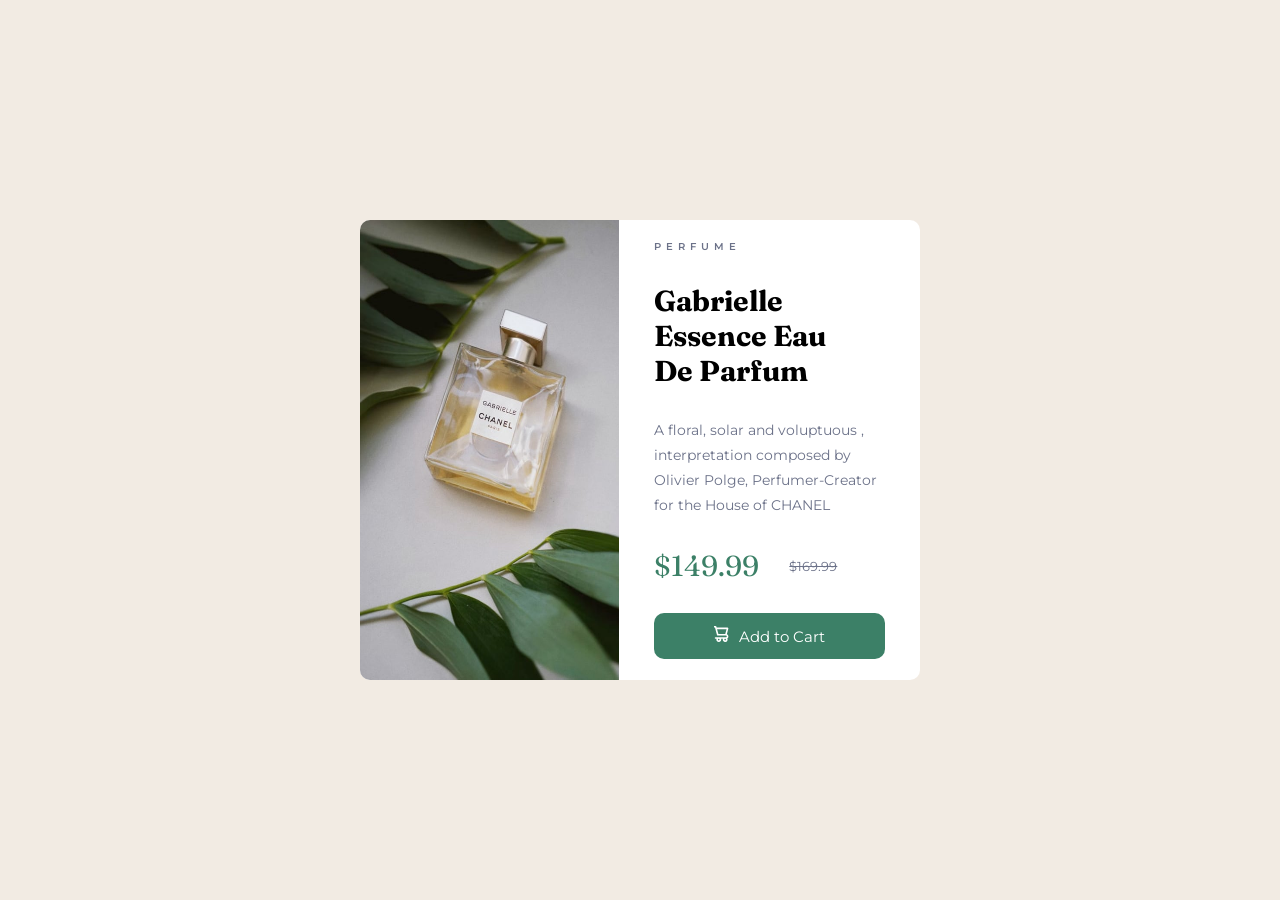
<file: index.html>
<!DOCTYPE html>
<html lang="en">
  <head>
    <meta charset="UTF-8" />
    <meta http-equiv="X-UA-Compatible" content="IE=edge" />
    <meta name="viewport" content="width=device-width, initial-scale=1.0" />
    <title>Front End Mentor Product Preview Card Component</title>
    <link rel="shortcut icon" href="./favicon-32x32.png" type="image/x-icon" />
    <link rel="stylesheet" href="perfume.css" />
    <style>
      @import url("https://fonts.googleapis.com/css2?family=Fraunces:opsz,wght@9..144,700&family=Montserrat:wght@500&display=swap");
    </style>
  </head>
  <body class="container">
    <div class="card-container">
      <div class="image-container1"></div>
      <div class="image-container2">
        <img
          src="./image-product-mobile.jpg"
          alt="background-mobile"
          class="mobile"
        />
      </div>
      <saection class="text">
        <p class="heading">PERFUME</p>
        <h1 class="perfume-name">
          Gabrielle <br />
          Essence Eau <br />
          De Parfum
        </h1>
        <p class="perfume-details">
          A floral, solar and voluptuous ,<br />interpretation composed by
          <br />
          Olivier Polge, Perfumer-Creator <br />
          for the House of CHANEL
        </p>
        <div class="price-cont">
          <span class="act-price"> $149.99</span>
          <span class="former-price">$169.99</span>
        </div>
        <button class="add-to-cart-btn">
          <svg width="15" height="16" xmlns="http://www.w3.org/2000/svg">
            <path
              d="M14.383 10.388a2.397 2.397 0 0 0-1.518-2.222l1.494-5.593a.8.8 0 0 0-.144-.695.8.8 0 0 0-.631-.28H2.637L2.373.591A.8.8 0 0 0 1.598 0H0v1.598h.983l1.982 7.4a.8.8 0 0 0 .799.59h8.222a.8.8 0 0 1 0 1.599H1.598a.8.8 0 1 0 0 1.598h.943a2.397 2.397 0 1 0 4.507 0h1.885a2.397 2.397 0 1 0 4.331-.376 2.397 2.397 0 0 0 1.12-2.021ZM11.26 7.99H4.395L3.068 3.196h9.477L11.26 7.991Zm-6.465 6.392a.8.8 0 1 1 0-1.598.8.8 0 0 1 0 1.598Zm6.393 0a.8.8 0 1 1 0-1.598.8.8 0 0 1 0 1.598Z"
              fill="#FFF"
            /></svg
          >Add to Cart
        </button>
      </div>
    </div>
  </body>
</html>
</file>
<file: perfume.css>
* {
  box-sizing: border-box;
  margin: 0;
  padding: 0;
}
.container {
  min-height: 100vh;
  width: 100vw;
  background: hsl(30, 38%, 92%);
  display: flex;
  align-items: center;
  justify-content: center;
  overflow-x: hidden;
}
.card-container {
  width: 560px;
  height: 460px;
  display: flex;
  border-radius: 10px;
  background-color: hsl(0, 0%, 100%);
  flex-direction: row;
}
.image-container1 {
  background-image: url("./image-product-desktop.jpg");
  background-repeat: no-repeat;
  background-size: 100% 100%;
  width: 55%;
  border-top-left-radius: 10px;
  border-bottom-left-radius: 10px;
}
.text {
  width: 50%;
  margin-left: 35px;
  margin-right: 30px;
}
.heading {
  padding-top: 20px;
  font-family: "Montserrat", sans-serif;
  font-weight: 600;
  font-size: 10px;
  letter-spacing: 5px;
  color: hsl(228, 12%, 48%);
}
.perfume-name {
  font-family: "Fraunces", serif;
  font-size: 1.8em;
  padding-top: 30px;
  line-height: 35px;
}
.perfume-details {
  font-size: 14px;
  font-family: "Montserrat", sans-serif;
  color: hsl(228, 12%, 48%);
  line-height: 25px;
  padding-top: 30px;
}
.price-cont {
  display: flex;
  align-items: center;
  margin-top: 30px;
}
.act-price {
  font-size: 1.8em;
  font-family: "Fraunces", serif;
  color: hsl(158, 36%, 37%);
}
.former-price {
  font-size: 13px;
  color: hsl(228, 12%, 48%);
  font-family: "Montserrat", sans-serif;
  padding-left: 30px;
  text-decoration: line-through;
}
.add-to-cart-btn {
  flex-direction: row;
  justify-content: center;
  margin-top: 30px;
  border: none;
  outline: none;
  cursor: pointer;
  padding: 13px 60px;
  font-family: "Montserrat", sans-serif;
  border-radius: 10px;
  background-color: hsl(158, 36%, 37%);
  color: hsl(0, 0%, 100%);
  font-size: 15px;
  align-items: center;
  -webkit-box-pack: center;
}
.add-to-cart-btn:hover {
  background-color: hsl(212, 21%, 14%);
  transition: 0.8s ease;
}
svg {
  margin-right: 10px;
  display: inline-block;
  align-items: center;
}

@media only screen and (max-width: 600px) {
  .container {
    width: 100vw;
  }
  .card-container {
    width: 75vw;
    height: 700px;
    display: flex;
    flex-direction: column;
  }
  .image-container1 {
    display: none;
  }
  .mobile {
    border-top-left-radius: 10px;
    border-top-right-radius: 10px;
    width: 100%;
  }
  .text {
    width: 100vw;
  }
}
@media only screen and (min-width: 601px) {
  .image-container2 {
    display: none;
  }
}
@media only screen and (max-width: 360px) {
  .add-to-cart-btn {
    padding: 13px 45px;
  }
  .card-container {
    width: 80vw;
  }
}
@media only screen and (max-width: 375px) {
  .add-to-cart-btn {
    padding: 13px 53px;
  }
}
@media only screen and (max-height: 720px) and (max-width: 540px) {
  .add-to-cart-btn {
    padding: 13px 50px;
  }
  .card-container {
    width: 53vw;
    height: 93vh;
  }
}
@media only screen and (max-height: 640px) and (max-width: 360px) {
  .add-to-cart-btn {
    padding: 13px 50px;
  }
  .card-container {
    width: 75vw;
    height: 100vh;
  }
}
</file>
